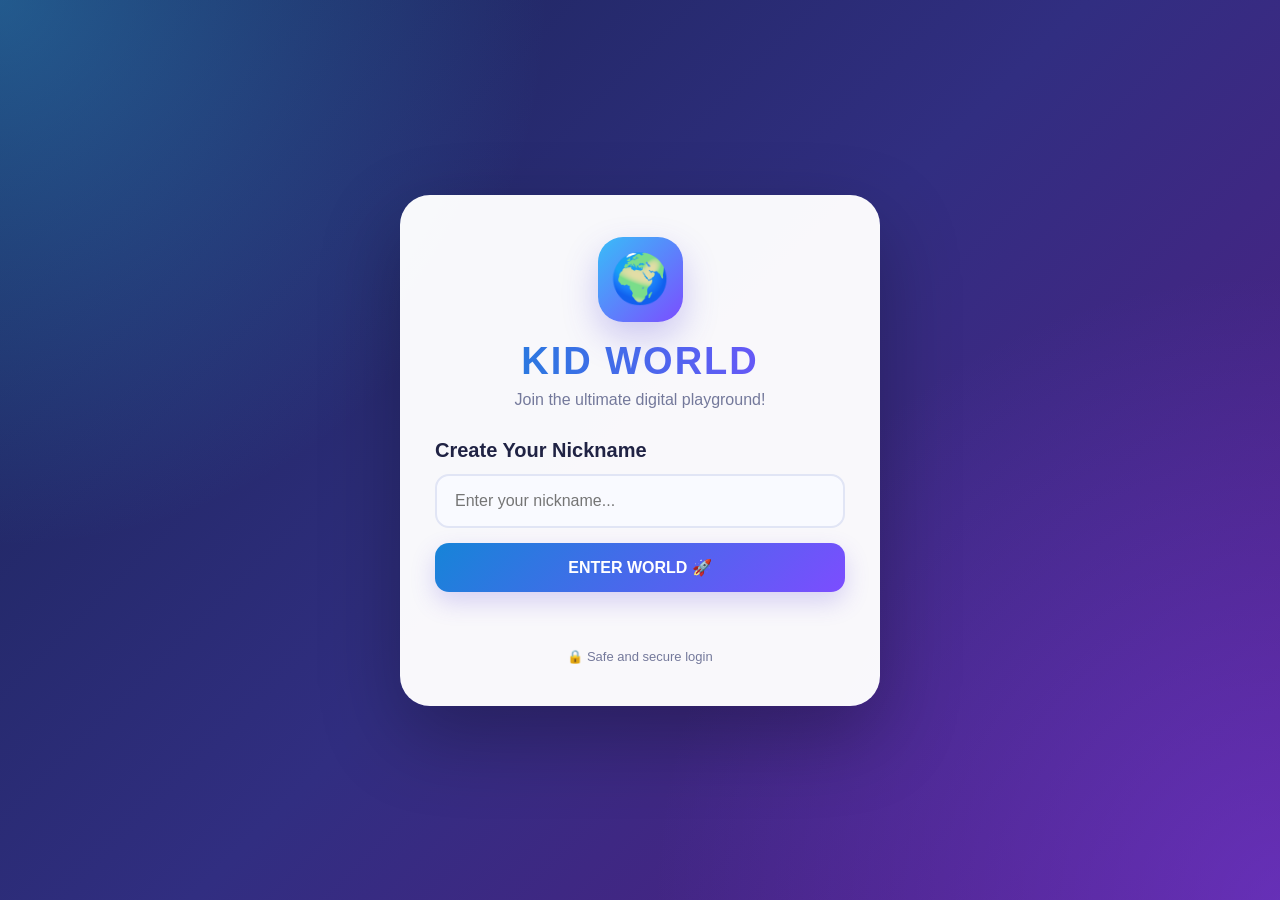
<file: index.html>
<!DOCTYPE html>
<html lang="en">
<head>
    <meta charset="UTF-8">
    <meta name="viewport" content="width=device-width, initial-scale=1.0">
    <title>KID WORLD - Login</title>
    <link rel="stylesheet" href="style.css">
</head>

<body data-page="login">
<center>
    <div class="login-screen">
        <div class="welcome-card">

            <div class="logo">🌍</div>

            <h1>KID WORLD</h1>

            <p class="subtitle">
                Join the ultimate digital playground!
            </p>

            <div class="login-box">
                
                <h2 id="loginTitle">Create Your Nickname</h2>
               
                <input
                    type="text"
                    id="nameInput"
                    placeholder="Enter your nickname..."
                    autocomplete="off"
                    maxlength="16"
                >
                
                <button
                    id="enterWorldBtn"
                    class="main-button"
                    type="button"
                >
                    ENTER WORLD 🚀
                </button>

                <div id="errorMessage" class="error"></div>

            </div>

            <p class="safe-text">
                🔒 Safe and secure login
            </p>

        </div>
    </div>
</center>
    <script src="script.js"></script>
</body>
</html>
</file>
<file: style.css>
/* =========================================================
   KID WORLD
   COMPLETE MULTI-PAGE CSS
========================================================= */

* {
    box-sizing: border-box;
    margin: 0;
    padding: 0;
}

:root {
    --blue: #38bdf8;
    --blue-dark: #1684d8;
    --purple: #7c4dff;
    --purple-dark: #5b35d5;

    --background: #f4f7ff;
    --white: #ffffff;
    --text: #202344;
    --muted: #74799b;

    --green: #42d392;
    --yellow: #ffd84d;
    --red: #ff5d73;

    --shadow: 0 15px 40px rgba(55, 54, 120, 0.14);
    --radius: 22px;
}

/* =========================================================
   GLOBAL
========================================================= */

html {
    scroll-behavior: smooth;
}

body {
    font-family:
        Arial,
        Helvetica,
        sans-serif;

    background:
        radial-gradient(
            circle at top left,
            rgba(124, 77, 255, 0.13),
            transparent 35%
        ),
        radial-gradient(
            circle at bottom right,
            rgba(56, 189, 248, 0.13),
            transparent 35%
        ),
        var(--background);

    color: var(--text);
    min-height: 100vh;
}

button,
input {
    font: inherit;
}

button,
a {
    -webkit-tap-highlight-color: transparent;
}

a {
    text-decoration: none;
    color: inherit;
}

/* =========================================================
   LOGIN
========================================================= */

.login-screen {
    min-height: 100vh;

    display: flex;
    justify-content: center;
    align-items: center;

    padding: 25px;

    background:
        radial-gradient(
            circle at top left,
            rgba(56, 189, 248, 0.35),
            transparent 35%
        ),
        radial-gradient(
            circle at bottom right,
            rgba(124, 77, 255, 0.4),
            transparent 40%
        ),
        linear-gradient(
            135deg,
            #172554,
            #312e81,
            #581c87
        );
}

.welcome-card {
    width: min(480px, 100%);

    padding: 42px 35px;

    text-align: center;

    background: rgba(255, 255, 255, 0.97);

    border-radius: 30px;

    box-shadow:
        0 30px 80px rgba(0, 0, 0, 0.28);

    animation: cardIn 0.5s ease;
}

@keyframes cardIn {
    from {
        opacity: 0;
        transform: translateY(25px) scale(0.97);
    }

    to {
        opacity: 1;
        transform: translateY(0) scale(1);
    }
}

.logo {
    width: 85px;
    height: 85px;

    margin: 0 auto 18px;

    display: flex;
    align-items: center;
    justify-content: center;

    border-radius: 25px;

    font-size: 48px;

    background:
        linear-gradient(
            135deg,
            var(--blue),
            var(--purple)
        );

    box-shadow:
        0 15px 35px rgba(88, 72, 220, 0.28);
}

.welcome-card h1 {
    font-size: 38px;
    letter-spacing: 2px;

    background:
        linear-gradient(
            90deg,
            var(--blue-dark),
            var(--purple)
        );

    -webkit-background-clip: text;
    background-clip: text;

    color: transparent;
}

.subtitle {
    color: var(--muted);
    margin-top: 8px;
    margin-bottom: 30px;
}

.login-box {
    text-align: left;
}

.login-box h2 {
    font-size: 20px;
    margin-bottom: 12px;
}

.login-box input {
    width: 100%;

    padding: 16px 18px;

    border: 2px solid #e1e5f5;

    border-radius: 14px;

    outline: none;

    color: var(--text);

    background: #f9faff;

    transition: 0.2s;
}

.login-box input:focus {
    border-color: var(--purple);

    box-shadow:
        0 0 0 4px rgba(124, 77, 255, 0.1);
}

.main-button {
    width: 100%;

    border: none;

    border-radius: 14px;

    padding: 15px 20px;

    margin-top: 15px;

    color: white;

    font-weight: 800;

    cursor: pointer;

    background:
        linear-gradient(
            135deg,
            var(--blue-dark),
            var(--purple)
        );

    box-shadow:
        0 10px 25px rgba(92, 70, 220, 0.22);

    transition:
        transform 0.2s,
        box-shadow 0.2s;
}

.main-button:hover {
    transform: translateY(-2px);

    box-shadow:
        0 14px 30px rgba(92, 70, 220, 0.3);
}

.main-button:active {
    transform: translateY(0);
}

.error {
    min-height: 22px;

    margin-top: 10px;

    color: var(--red);

    font-size: 14px;
    font-weight: 700;

    text-align: center;
}

.safe-text {
    margin-top: 25px;

    color: var(--muted);

    font-size: 13px;
}

/* =========================================================
   WORLD CONTAINER
========================================================= */

.world-container {
    width: min(1250px, 100%);

    margin: 0 auto;

    padding: 18px;
}

/* =========================================================
   TOP BAR
========================================================= */

.topbar {
    display: flex;

    align-items: center;

    justify-content: space-between;

    gap: 20px;

    padding: 18px 22px;

    background: rgba(255, 255, 255, 0.9);

    backdrop-filter: blur(15px);

    border: 1px solid rgba(255, 255, 255, 0.8);

    border-radius: 22px;

    box-shadow: var(--shadow);
}

.brand {
    font-size: 24px;

    font-weight: 900;

    letter-spacing: 1px;

    background:
        linear-gradient(
            90deg,
            var(--blue-dark),
            var(--purple)
        );

    -webkit-background-clip: text;
    background-clip: text;

    color: transparent;
}

.profile {
    display: flex;

    align-items: center;

    gap: 11px;
}

.avatar,
.large-avatar {
    display: flex;

    justify-content: center;
    align-items: center;

    background:
        linear-gradient(
            135deg,
            #dff6ff,
            #eee5ff
        );

    border-radius: 50%;
}

.avatar {
    width: 45px;
    height: 45px;

    font-size: 25px;
}

.profile-info {
    display: flex;
    flex-direction: column;

    min-width: 100px;
}

.profile-info strong {
    font-size: 14px;
}

.profile-info small {
    color: var(--muted);

    font-size: 11px;

    margin-top: 3px;
}

.account-button {
    width: 42px;
    height: 42px;

    display: flex;

    align-items: center;
    justify-content: center;

    border-radius: 13px;

    border: none;

    cursor: pointer;

    background: #eef0ff;

    font-size: 19px;

    transition: 0.2s;
}

.account-button:hover,
.active-account {
    background:
        linear-gradient(
            135deg,
            #dff5ff,
            #e8ddff
        );

    transform: translateY(-2px);
}

/* =========================================================
   NAVIGATION
========================================================= */

.navigation {
    display: flex;

    gap: 9px;

    margin: 18px 0;

    padding: 9px;

    overflow-x: auto;

    background: rgba(255, 255, 255, 0.9);

    border-radius: 18px;

    box-shadow: var(--shadow);

    scrollbar-width: none;
}

.navigation::-webkit-scrollbar {
    display: none;
}

.nav-button {
    flex: 0 0 auto;

    padding: 12px 17px;

    border-radius: 12px;

    color: var(--muted);

    font-size: 14px;

    font-weight: 800;

    transition: 0.2s;
}

.nav-button:hover {
    color: var(--purple);

    background: #f1f2ff;
}

.nav-button.active {
    color: white;

    background:
        linear-gradient(
            135deg,
            var(--blue-dark),
            var(--purple)
        );

    box-shadow:
        0 7px 18px rgba(87, 74, 210, 0.22);
}

/* =========================================================
   PAGE
========================================================= */

.page {
    animation: pageIn 0.35s ease;
}

@keyframes pageIn {
    from {
        opacity: 0;
        transform: translateY(10px);
    }

    to {
        opacity: 1;
        transform: translateY(0);
    }
}

/* =========================================================
   HERO
========================================================= */

.hero {
    display: flex;

    align-items: center;

    justify-content: space-between;

    gap: 25px;

    padding: 35px;

    border-radius: 28px;

    color: white;

    background:
        radial-gradient(
            circle at top right,
            rgba(56, 189, 248, 0.5),
            transparent 35%
        ),
        linear-gradient(
            135deg,
            #2563eb,
            #6d28d9,
            #7e22ce
        );

    box-shadow:
        0 25px 55px rgba(71, 65, 190, 0.25);
}

.hello {
    display: inline-block;

    padding: 7px 11px;

    border-radius: 20px;

    background: rgba(255, 255, 255, 0.16);

    font-size: 12px;

    font-weight: 800;

    letter-spacing: 1px;
}

.hero h1 {
    margin-top: 10px;

    font-size: clamp(32px, 6vw, 52px);
}

.hero p {
    margin-top: 8px;

    opacity: 0.9;
}

.coin-card {
    min-width: 190px;

    padding: 22px;

    text-align: center;

    border-radius: 20px;

    background: rgba(255, 255, 255, 0.15);

    backdrop-filter: blur(10px);

    border: 1px solid rgba(255, 255, 255, 0.2);
}

.coin-card span,
.coin-card small {
    display: block;

    font-size: 13px;

    opacity: 0.9;
}

.coin-card strong {
    display: block;

    margin: 8px 0;

    font-size: 40px;

    color: var(--yellow);
}

/* =========================================================
   SECTION TITLE
========================================================= */

.section-title {
    margin: 30px 0 18px;
}

.section-title h2 {
    font-size: 27px;
}

.section-title p {
    margin-top: 5px;

    color: var(--muted);
}

/* =========================================================
   QUICK CARDS
========================================================= */

.quick-grid {
    display: grid;

    grid-template-columns:
        repeat(4, minmax(0, 1fr));

    gap: 18px;
}

.quick-card {
    padding: 25px;

    background: var(--white);

    border-radius: 22px;

    box-shadow: var(--shadow);

    border: 1px solid #edf0fa;

    transition:
        transform 0.2s,
        box-shadow 0.2s;
}

.quick-card:hover {
    transform: translateY(-5px);

    box-shadow:
        0 20px 45px rgba(50, 55, 130, 0.17);
}

.quick-icon {
    width: 55px;
    height: 55px;

    display: flex;

    align-items: center;
    justify-content: center;

    border-radius: 16px;

    font-size: 28px;

    background:
        linear-gradient(
            135deg,
            #e0f6ff,
            #ece4ff
        );
}

.quick-card h3 {
    margin-top: 18px;
}

.quick-card p {
    margin: 7px 0 15px;

    color: var(--muted);

    font-size: 14px;

    line-height: 1.5;
}

.quick-card span {
    color: var(--purple);

    font-size: 12px;

    font-weight: 900;
}

/* =========================================================
   GAME
========================================================= */

.game-card {
    width: min(600px, 100%);

    margin: 0 auto;

    padding: 20px;

    text-align: center;

    background: var(--white);

    border-radius: 25px;

    box-shadow: var(--shadow);
}

.game-score {
    margin-bottom: 12px;

    font-size: 34px;

    font-weight: 900;

    color: var(--purple);
}

.game-area {
    position: relative;

    width: 100%;

    height: 400px;

    overflow: hidden;

    border-radius: 20px;

    background:
        linear-gradient(
            #82d7ff 0%,
            #c7efff 70%,
            #8be28e 70%,
            #68ca72 100%
        );

    border: 4px solid #e5e8ff;
}

#gameText {
    position: absolute;

    top: 45%;

    left: 50%;

    transform: translate(-50%, -50%);

    width: 90%;

    color: white;

    text-shadow:
        0 2px 4px rgba(0, 0, 0, 0.5);

    font-size: 17px;

    font-weight: 900;

    z-index: 10;
}

#gameBird {
    position: absolute;

    left: 80px;

    top: 180px;

    width: 35px;
    height: 35px;

    display: flex;

    align-items: center;
    justify-content: center;

    font-size: 29px;

    z-index: 5;
}

.pipe {
    position: absolute;

    width: 60px;

    right: -80px;

    background:
        linear-gradient(
            90deg,
            #20b85a,
            #5ee890,
            #20b85a
        );

    border: 3px solid #159144;

    border-radius: 5px;
}

.pipe-top {
    top: 0;
}

.pipe-bottom {
    bottom: 0;
}

.game-help {
    margin-top: 12px;

    color: var(--muted);

    font-size: 13px;
}

/* =========================================================
   VIDEOS
========================================================= */

.video-grid {
    display: grid;

    grid-template-columns:
        repeat(2, minmax(0, 1fr));

    gap: 22px;
}

.video-card {
    overflow: hidden;

    background: var(--white);

    border-radius: 23px;

    box-shadow: var(--shadow);

    border: 1px solid #edf0fa;
}

.video-player {
    position: relative;

    width: 100%;

    aspect-ratio: 16 / 9;

    overflow: hidden;

    background: #11152f;
}

.video-player iframe {
    width: 100%;
    height: 100%;

    border: 0;

    display: block;
}

.locked-video {
    display: flex;

    justify-content: center;
    align-items: center;

    background:
        linear-gradient(
            135deg,
            #252b55,
            #38246b
        );
}

.video-image {
    font-size: 55px;

    opacity: 0.9;
}

.video-info {
    padding: 20px;
}

.video-info h3 {
    font-size: 19px;
}

.video-info p {
    margin: 6px 0 12px;

    color: var(--muted);
}

.video-info strong {
    display: block;

    color: #d89b00;
}

.video-info .main-button {
    margin-top: 17px;
}

/* =========================================================
   WALLET
========================================================= */

.wallet-big {
    padding: 38px;

    text-align: center;

    border-radius: 28px;

    color: white;

    background:
        radial-gradient(
            circle at top right,
            rgba(56, 189, 248, 0.4),
            transparent 35%
        ),
        linear-gradient(
            135deg,
            #1d4ed8,
            #6d28d9
        );

    box-shadow:
        0 25px 55px rgba(71, 65, 190, 0.23);
}

.wallet-big span,
.wallet-big small {
    display: block;
}

.wallet-big span {
    font-weight: 800;
}

.wallet-big strong {
    display: block;

    margin: 10px 0;

    font-size: 58px;

    color: var(--yellow);
}

.wallet-big small {
    opacity: 0.9;
}

.transactions {
    margin-top: 22px;

    padding: 25px;

    background: white;

    border-radius: 22px;

    box-shadow: var(--shadow);
}

.transactions h3 {
    margin-bottom: 15px;
}

.transaction {
    display: flex;

    align-items: center;

    justify-content: space-between;

    gap: 15px;

    padding: 14px 0;

    border-bottom: 1px solid #edf0f8;
}

.transaction:last-child {
    border-bottom: none;
}

.transaction-text {
    color: var(--text);

    font-size: 14px;
}

.transaction-amount {
    font-weight: 900;

    white-space: nowrap;
}

.transaction-positive {
    color: var(--green);
}

.transaction-negative {
    color: var(--red);
}

/* =========================================================
   CHAT
========================================================= */

.chat-box {
    min-height: 500px;

    display: flex;

    flex-direction: column;

    padding: 20px;

    background: white;

    border-radius: 23px;

    box-shadow: var(--shadow);
}

#messages {
    flex: 1;

    min-height: 360px;

    overflow-y: auto;

    padding: 10px;

    border-radius: 15px;

    background: #f7f8ff;
}

.chat-message {
    max-width: 80%;

    margin-bottom: 12px;

    padding: 11px 14px;

    border-radius: 15px;

    background: #e9eaff;
}

.chat-message strong {
    display: block;

    margin-bottom: 4px;

    color: var(--purple);
}

.chat-message p {
    word-break: break-word;
}

.chat-input {
    display: flex;

    gap: 10px;

    margin-top: 15px;
}

.chat-input input {
    flex: 1;

    min-width: 0;

    padding: 14px 16px;

    border: 2px solid #e2e5f4;

    border-radius: 13px;

    outline: none;
}

.chat-input input:focus {
    border-color: var(--purple);
}

.chat-input button {
    padding: 0 20px;

    border: none;

    border-radius: 13px;

    color: white;

    background:
        linear-gradient(
            135deg,
            var(--blue-dark),
            var(--purple)
        );

    font-weight: 800;

    cursor: pointer;
}

.safety-note {
    margin-top: 13px;

    color: var(--muted);

    font-size: 12px;

    text-align: center;
}

/* =========================================================
   ACCOUNTS
========================================================= */

.account-settings-card {
    width: min(750px, 100%);

    margin: 0 auto;

    padding: 28px;

    background: white;

    border-radius: 25px;

    box-shadow: var(--shadow);
}

.current-account {
    display: flex;

    align-items: center;

    gap: 18px;
}

.large-avatar {
    width: 75px;
    height: 75px;

    flex: 0 0 auto;

    font-size: 40px;
}

.current-account span {
    color: var(--muted);

    font-size: 13px;
}

.current-account h2 {
    margin-top: 4px;
}

.current-account p {
    margin-top: 4px;

    color: var(--muted);

    font-size: 13px;
}

.account-settings-card hr {
    margin: 25px 0;

    border: none;

    border-top: 1px solid #edf0f8;
}

.account-settings-card > h3 {
    margin-bottom: 14px;
}

.saved-account {
    display: flex;

    align-items: center;

    justify-content: space-between;

    gap: 15px;

    padding: 15px;

    margin-bottom: 10px;

    border: 2px solid #edf0fa;

    border-radius: 15px;

    transition: 0.2s;
}

.saved-account.current {
    border-color: #c9c4ff;

    background:
        linear-gradient(
            90deg,
            #f6f5ff,
            #f2fbff
        );
}

.saved-account-info {
    display: flex;

    align-items: center;

    gap: 12px;

    min-width: 0;
}

.saved-avatar {
    width: 45px;
    height: 45px;

    display: flex;

    align-items: center;
    justify-content: center;

    flex: 0 0 auto;

    border-radius: 50%;

    background: #eef0ff;

    font-size: 24px;
}

.saved-account-info strong,
.saved-account-info small {
    display: block;
}

.saved-account-info strong {
    word-break: break-word;
}

.saved-account-info small {
    margin-top: 3px;

    color: var(--muted);

    font-size: 11px;
}

.switch-account-btn {
    border: none;

    padding: 9px 13px;

    border-radius: 10px;

    cursor: pointer;

    color: white;

    background:
        linear-gradient(
            135deg,
            var(--blue-dark),
            var(--purple)
        );

    font-size: 12px;

    font-weight: 800;
}

.create-account-button {
    margin-top: 18px;
}

.danger-zone {
    margin-top: 30px;

    padding: 20px;

    border-radius: 17px;

    background: #fff7f8;

    border: 1px solid #ffe1e5;
}

.danger-zone h3 {
    margin-bottom: 12px;
}

.secondary-button,
.logout-button {
    width: 100%;

    padding: 13px 15px;

    margin-top: 10px;

    border-radius: 12px;

    font-weight: 800;

    cursor: pointer;
}

.secondary-button {
    border: 2px solid #e3e5f3;

    background: white;

    color: var(--text);
}

.logout-button {
    border: none;

    color: white;

    background:
        linear-gradient(
            135deg,
            #ff536c,
            #e52f55
        );
}

/* =========================================================
   EMPTY STATES
========================================================= */

.empty-state {
    padding: 25px;

    text-align: center;

    color: var(--muted);
}

/* =========================================================
   RESPONSIVE
========================================================= */

@media (max-width: 900px) {

    .quick-grid {
        grid-template-columns:
            repeat(2, minmax(0, 1fr));
    }

}

@media (max-width: 700px) {

    .world-container {
        padding: 10px;
    }

    .topbar {
        padding: 14px;

        border-radius: 18px;
    }

    .brand {
        font-size: 19px;
    }

    .profile-info {
        display: none;
    }

    .navigation {
        margin: 10px 0;

        border-radius: 15px;
    }

    .nav-button {
        padding: 11px 13px;

        font-size: 12px;
    }

    .hero {
        flex-direction: column;

        align-items: stretch;

        padding: 25px;

        text-align: center;
    }

    .coin-card {
        width: 100%;
    }

    .video-grid {
        grid-template-columns: 1fr;
    }

    .game-area {
        height: 350px;
    }

    .chat-input {
        flex-direction: column;
    }

    .chat-input button {
        min-height: 48px;
    }

    .saved-account {
        align-items: stretch;

        flex-direction: column;
    }

    .switch-account-btn {
        width: 100%;
    }

}

@media (max-width: 520px) {

    .welcome-card {
        padding: 30px 22px;
    }

    .welcome-card h1 {
        font-size: 31px;
    }

    .quick-grid {
        grid-template-columns: 1fr;
    }

    .section-title h2 {
        font-size: 23px;
    }

    .wallet-big strong {
        font-size: 45px;
    }

    .account-settings-card {
        padding: 20px;
    }

    .current-account {
        align-items: flex-start;
    }

}

/* =========================================================
   SUBSCRIPTIONS
========================================================= */

.subscription-grid {
    display: grid;
    grid-template-columns:
        repeat(4, minmax(0, 1fr));
    gap: 20px;
}

.subscription-card {
    position: relative;
    overflow: hidden;
    padding: 28px 22px;
    text-align: center;
    border-radius: 24px;
    box-shadow: var(--shadow);
    border: 2px solid transparent;
    transition:
        transform 0.2s,
        box-shadow 0.2s;
}

.subscription-card:hover {
    transform: translateY(-5px);
    box-shadow:
        0 22px 48px rgba(50, 55, 130, 0.18);
}

.subscription-icon {
    width: 65px;
    height: 65px;
    margin: 0 auto 15px;
    display: flex;
    align-items: center;
    justify-content: center;
    border-radius: 19px;
    font-size: 32px;
}

.subscription-card h2 {
    font-size: 25px;
    margin-bottom: 8px;
}

.subscription-card > p {
    color: var(--muted);
    font-size: 13px;
    line-height: 1.5;
}

.subscription-features {
    margin: 20px 0;
    text-align: left;
}

.subscription-features p {
    padding: 9px 0;
    font-size: 13px;
    border-bottom: 1px solid rgba(0, 0, 0, 0.06);
}

.subscription-features p:last-child {
    border-bottom: none;
}

.subscription-card > strong {
    display: block;
    margin: 18px 0;
    font-size: 20px;
}

/* FREE */

.subscription-free {
    background: var(--white);
    border-color: #edf0fa;
}

.subscription-free .subscription-icon {
    background: #eef0ff;
}

.subscription-free > strong {
    color: var(--muted);
}

/* PRO */

.subscription-pro {
    background:
        linear-gradient(
            145deg,
            #effaff,
            #dff4ff,
            #edf1ff
        );
    border-color: #38bdf8;
}

.subscription-pro .subscription-icon {
    background:
        linear-gradient(
            135deg,
            #38bdf8,
            #1684d8
        );
    box-shadow:
        0 8px 22px rgba(22, 132, 216, 0.28);
}

.subscription-pro h2 {
    color: #1684d8;
}

.subscription-pro > strong {
    color: #1684d8;
}

/* ELITE */

.subscription-elite {
    background:
        linear-gradient(
            145deg,
            #fffbea,
            #fff3c4,
            #fff8dc
        );
    border-color: #e0aa19;
}

.subscription-elite .subscription-icon {
    background:
        linear-gradient(
            135deg,
            #ffd84d,
            #c58a00
        );
    box-shadow:
        0 8px 22px rgba(197, 138, 0, 0.28);
}

.subscription-elite h2 {
    color: #b27a00;
}

.subscription-elite > strong {
    color: #b27a00;
}

/* PREMIUM */

.subscription-premium {
    background:
        linear-gradient(
            145deg,
            #f7f0ff,
            #eadfff,
            #f3eaff
        );
    border-color: #7c4dff;
}

.subscription-premium .subscription-icon {
    background:
        linear-gradient(
            135deg,
            #9b6cff,
            #5b35d5
        );
    box-shadow:
        0 8px 22px rgba(91, 53, 213, 0.3);
}

.subscription-premium h2 {
    color: #5b35d5;
}

.subscription-premium > strong {
    color: #5b35d5;
}

/* SUBSCRIPTION BUTTON */

.subscription-button {
    width: 100%;
    padding: 13px 15px;
    border: none;
    border-radius: 13px;
    color: white;
    font-weight: 900;
    cursor: pointer;
    transition:
        transform 0.2s,
        box-shadow 0.2s;
}

.subscription-button:hover {
    transform: translateY(-2px);
}

.subscription-button:disabled {
    cursor: default;
    color: var(--muted);
    background: #eef0f6;
    box-shadow: none;
}

.subscription-pro .subscription-button {
    background:
        linear-gradient(
            135deg,
            #1684d8,
            #38bdf8
        );
    box-shadow:
        0 9px 22px rgba(22, 132, 216, 0.24);
}

.subscription-elite .subscription-button {
    background:
        linear-gradient(
            135deg,
            #b27a00,
            #e0aa19
        );
    box-shadow:
        0 9px 22px rgba(178, 122, 0, 0.24);
}

.subscription-premium .subscription-button {
    background:
        linear-gradient(
            135deg,
            #5b35d5,
            #9b6cff
        );
    box-shadow:
        0 9px 22px rgba(91, 53, 213, 0.24);
}

/* SUBSCRIPTION RESPONSIVE */

@media (max-width: 1050px) {

    .subscription-grid {
        grid-template-columns:
            repeat(2, minmax(0, 1fr));
    }

}

@media (max-width: 520px) {

    .subscription-grid {
        grid-template-columns: 1fr;
    }

    .subscription-card {
        padding: 25px 20px;
    }

}

/* =========================================================
   SUBSCRIPTION AVATAR EFFECTS
========================================================= */

.subscription-pro-avatar {
    border: 3px solid #38bdf8;
    box-shadow:
        0 0 8px #38bdf8,
        0 0 18px rgba(56, 189, 248, 0.7);
}

.subscription-elite-avatar {
    border: 3px solid #d9a400;
    box-shadow:
        0 0 8px #ffd84d,
        0 0 18px rgba(217, 164, 0, 0.7);
}

.subscription-premium-avatar {
    border: 3px solid #7c4dff;
    box-shadow:
        0 0 8px #9b6cff,
        0 0 18px rgba(124, 77, 255, 0.7);
}

.current-subscription {
    transform: translateY(-3px);
}
</file>
